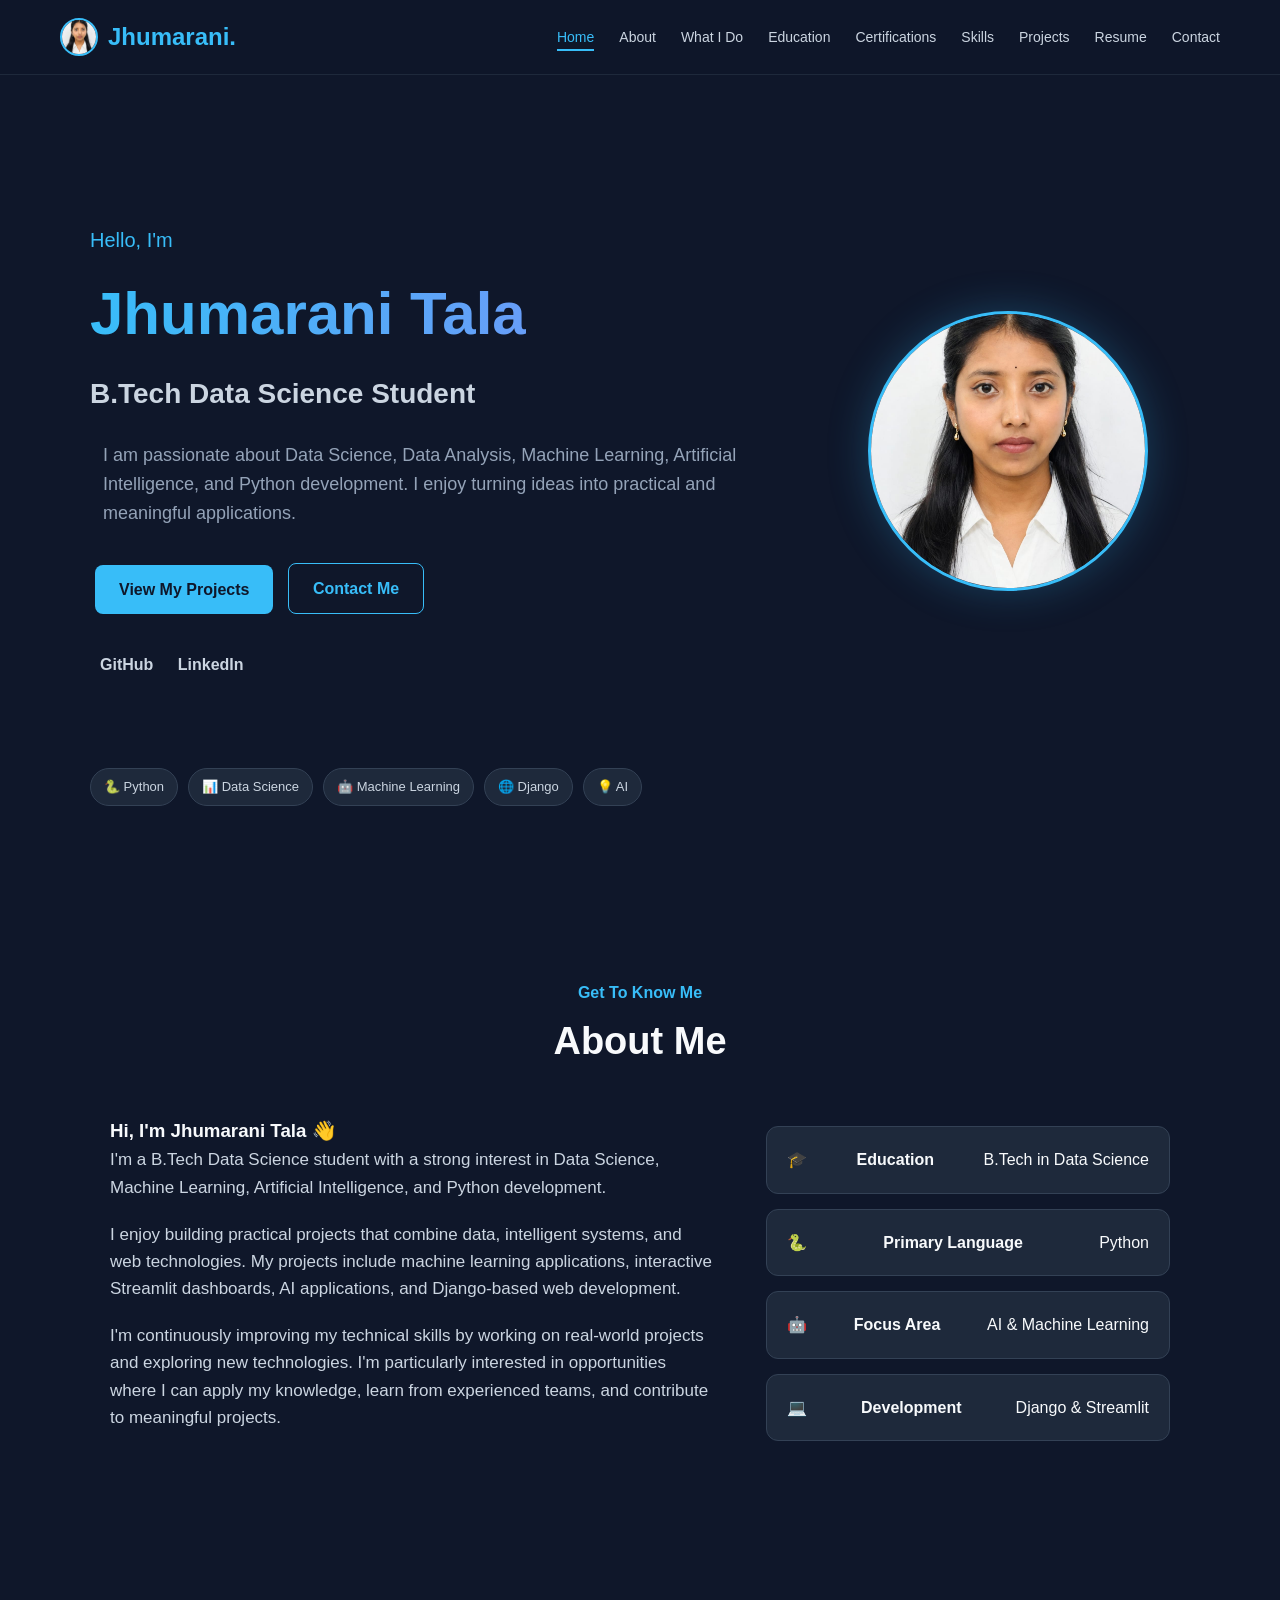
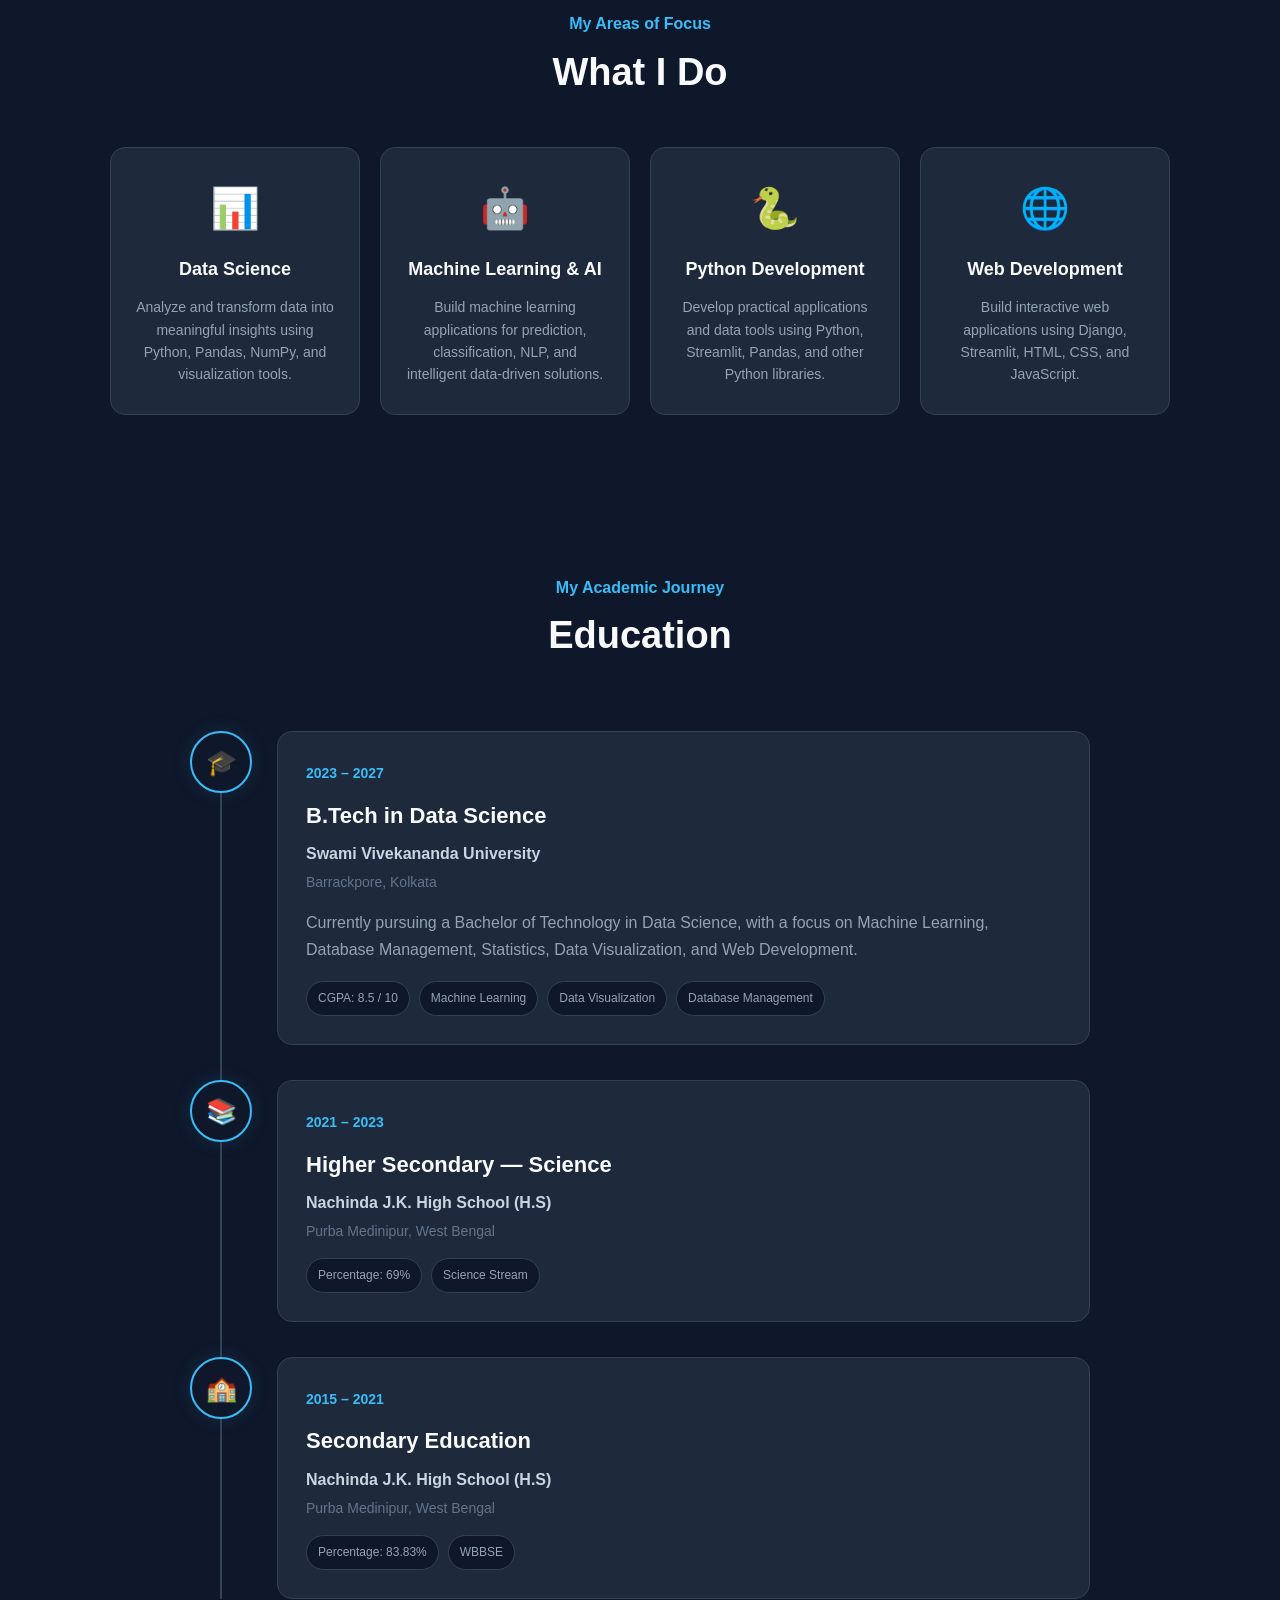
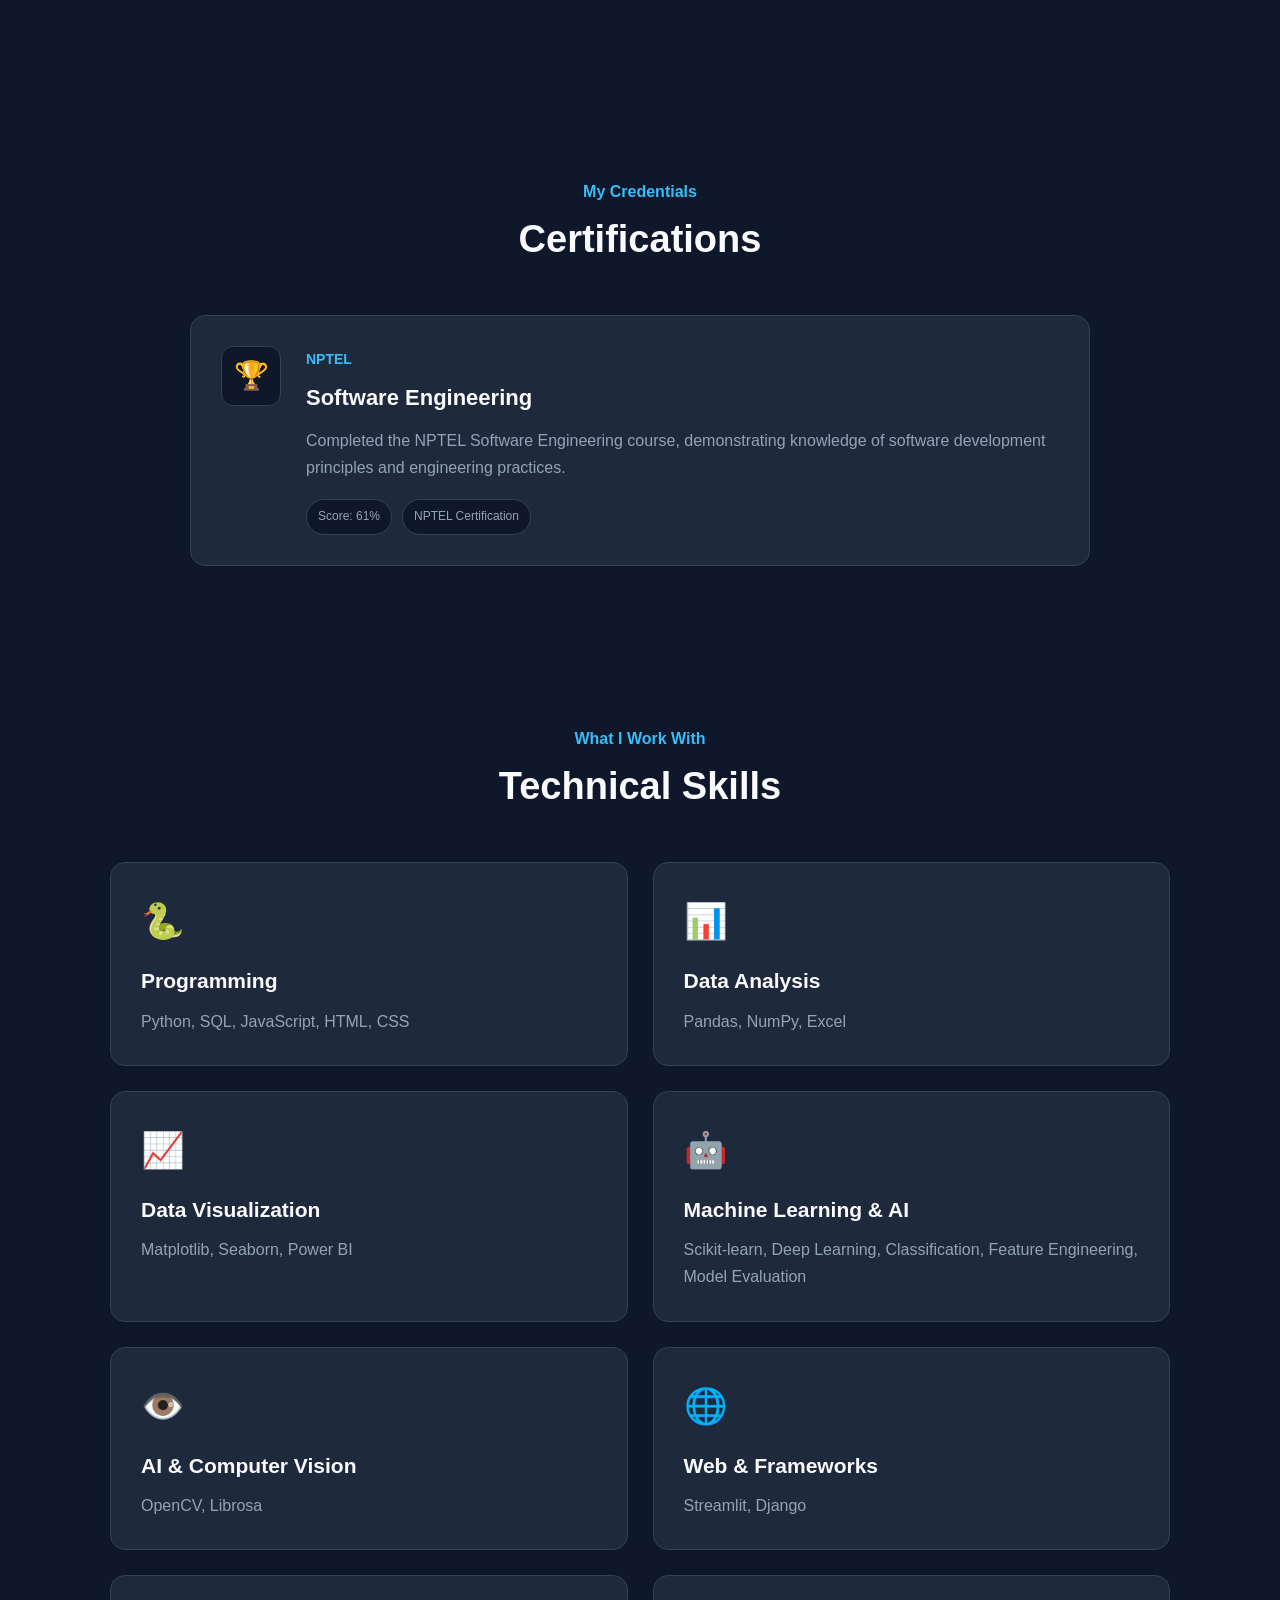
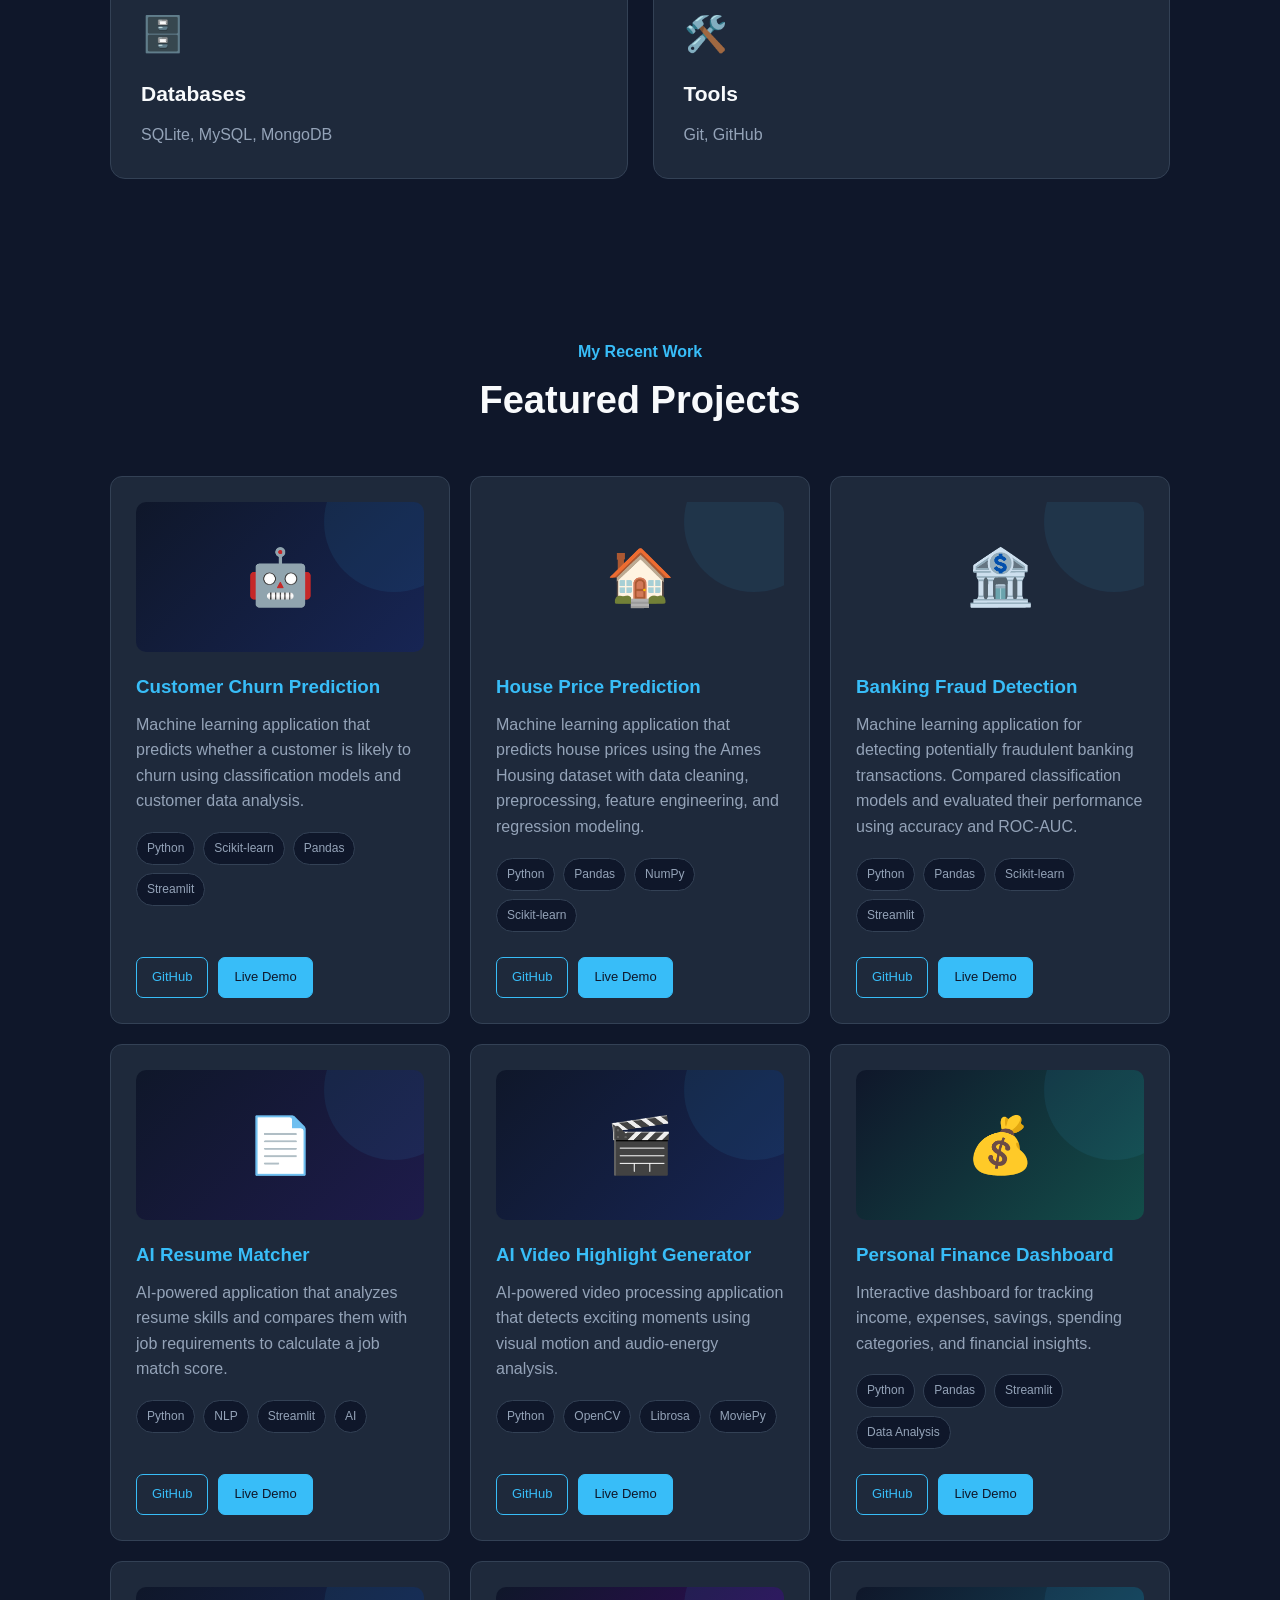
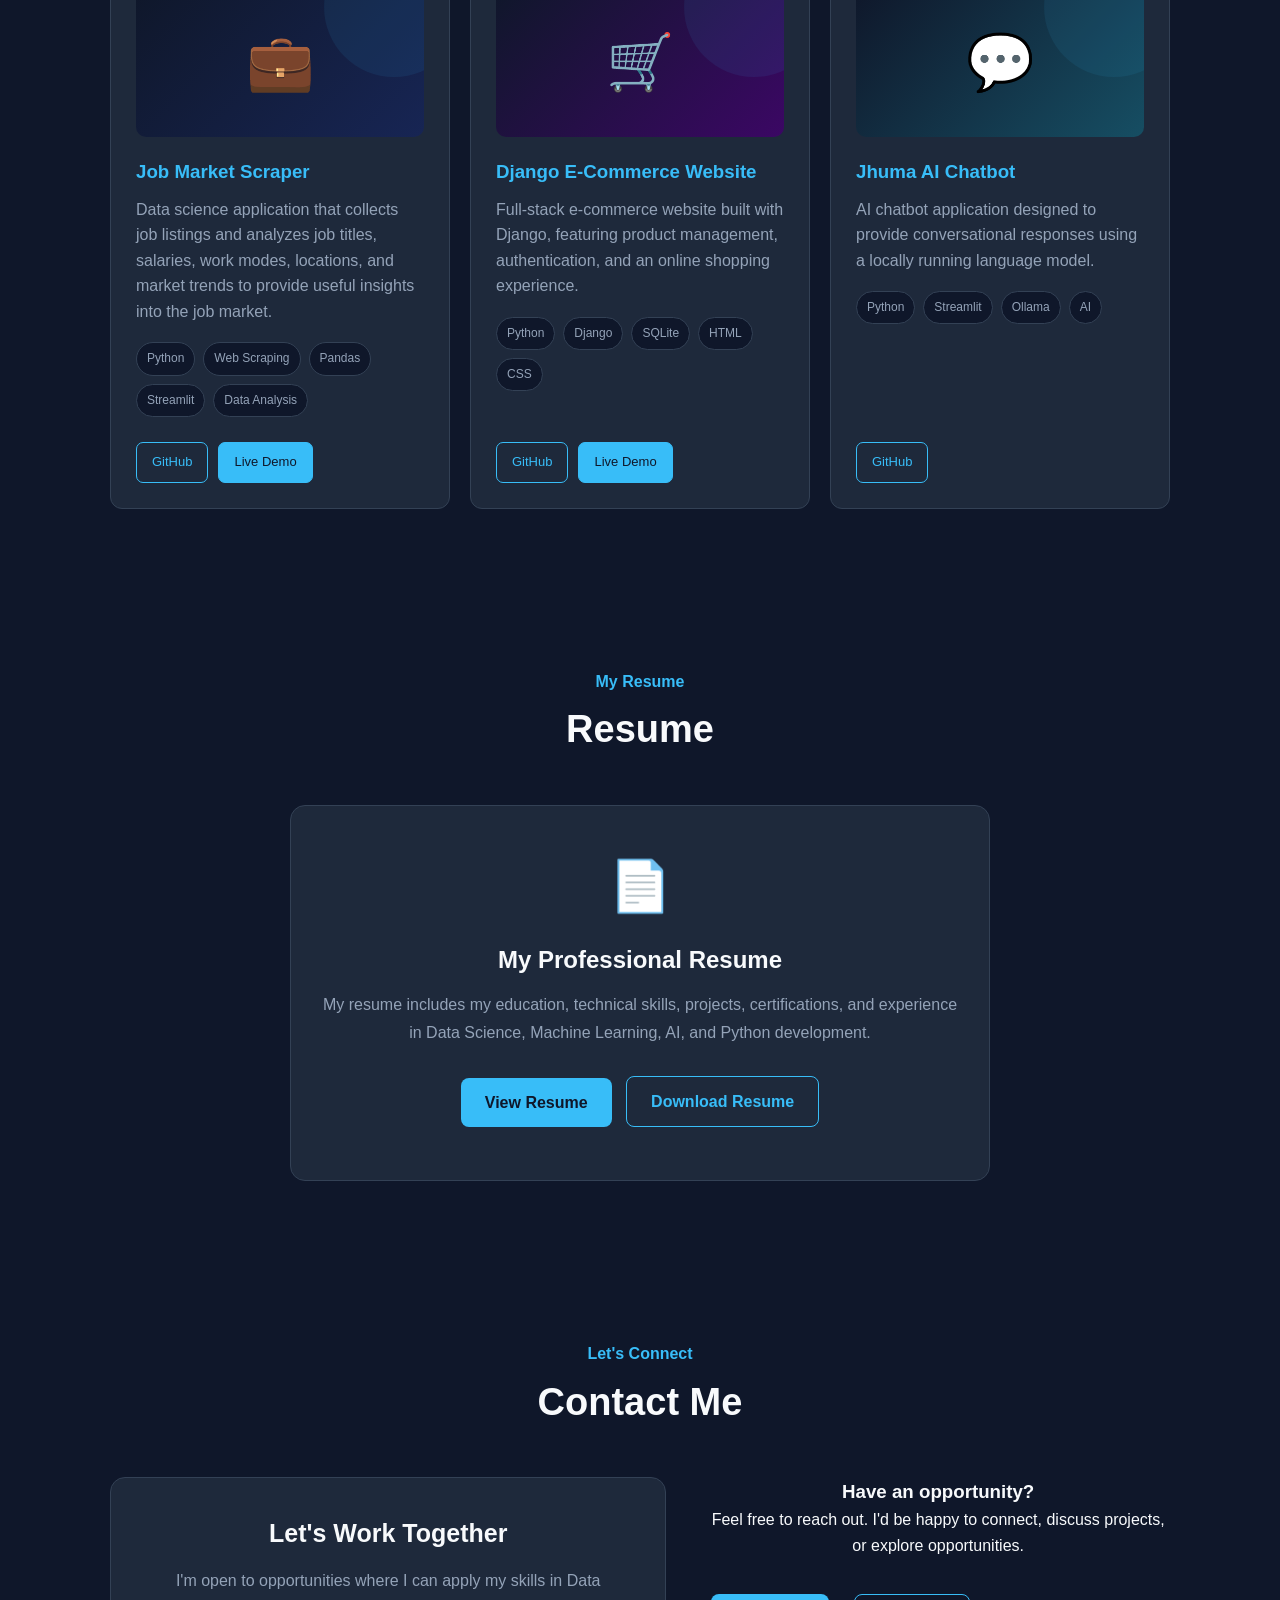
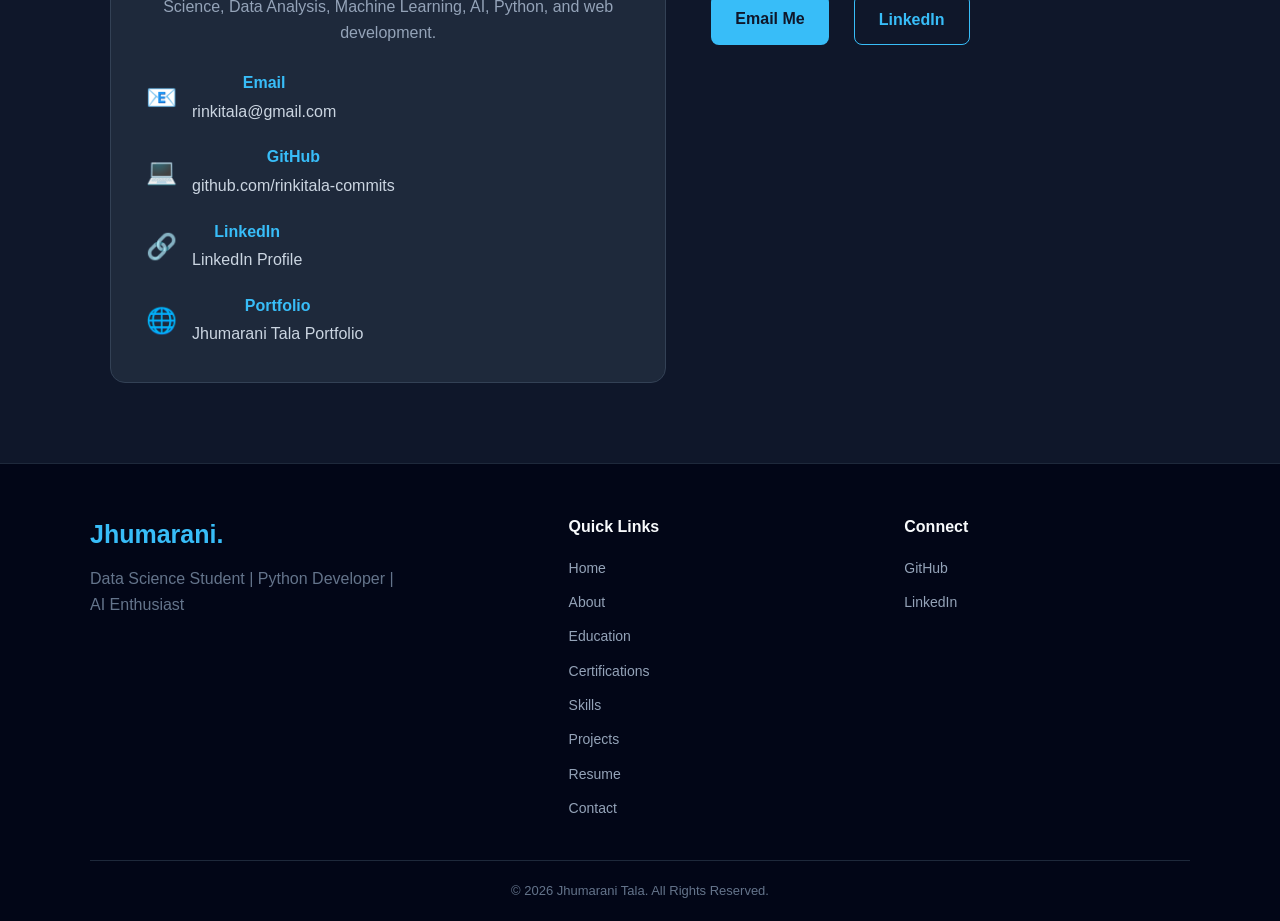
<file: index.html>
<!doctype html>
<html lang="en">
  <head>
    <meta charset="UTF-8" />

    <meta name="viewport" content="width=device-width, initial-scale=1.0" />

    <title>Jhumarani Tala | Data Science Student & Python Developer</title>

    <meta
      name="description"
      content="Portfolio of Jhumarani Tala, a B.Tech Data Science student and Python developer passionate about Data Science, Data Analytics, Machine Learning, AI, and web development."
    />

    <meta
      name="keywords"
      content="Jhumarani Tala, Data Science, Python, Machine Learning, AI, Django, Streamlit, Data Analyst"
    />

    <meta name="author" content="Jhumarani Tala" />
    <link rel="me" href="https://github.com/rinkitala-commits" />
    <link rel="me" href="https://www.linkedin.com/in/jhumarani-tala-57803a330/" />
    <!-- Social Media Preview -->

    <meta
      property="og:title"
      content="Jhumarani Tala | Data Science Student & Python Developer"
    />

    <meta
      property="og:description"
      content="Explore Jhumarani Tala's projects in Data Science, Data Analysis, Machine Learning, AI, Python, Django, and Streamlit."
    />

    <meta property="og:type" content="website" />

    <meta
      property="og:url"
      content="https://rinkitala-commits.github.io/jhumarani-portfolio/"
    />

    <link rel="stylesheet" href="style.css" />
    <link
      rel="icon"
      href="data:image/svg+xml,%3Csvg xmlns='http://www.w3.org/2000/svg' viewBox='0 0 100 100'%3E%3Crect width='100' height='100' rx='20' fill='%230f172a'/%3E%3Ctext x='50' y='65' font-size='42' text-anchor='middle' fill='%2338bdf8' font-family='Arial' font-weight='bold'%3EJT%3C/text%3E%3C/svg%3E"
    />
    <script type="application/ld+json">
    {
      "@context": "https://schema.org",
      "@type": "Person",
      "name": "Jhumarani Tala",
      "url": "https://rinkitala-commits.github.io/jhumarani-portfolio/",
      "image": "https://rinkitala-commits.github.io/jhumarani-portfolio/profile_photo.jpeg",
      "jobTitle": "Data Science Student & Python Developer",
      "sameAs": [
        "https://github.com/rinkitala-commits",
        "https://www.linkedin.com/in/jhumarani-tala-57803a330/"
      ]
    }
    </script>
  </head>

  <body>
    <!-- Navigation -->
    <header>
      <nav class="navbar">
        <a href="#home" class="logo">
          <img src="profile_photo.jpeg" alt="Jhumarani Tala" />
          <span>Jhumarani.</span>
        </a>

        <ul class="nav-links">
          <li>
            <a href="#home">Home</a>
          </li>

          <li>
            <a href="#about">About</a>
          </li>
          <li>
            <a href="#what-i-do">What I Do</a>
          </li>

          <li>
            <a href="#education">Education</a>
          </li>

          <li>
            <a href="#certifications">Certifications</a>
          </li>

          <li>
            <a href="#skills">Skills</a>
          </li>

          <li>
            <a href="#projects">Projects</a>
          </li>

          <li>
            <a href="#resume">Resume</a>
          </li>

          <li>
            <a href="#contact">Contact</a>
          </li>
        </ul>
      </nav>
    </header>

    <main>
      <!-- Home Section -->
      <section id="home" class="hero">
        <div class="hero-container">
          <div class="hero-content">
            <p class="intro">Hello, I'm</p>

            <h1>Jhumarani Tala</h1>

            <h2>B.Tech Data Science Student</h2>

            <p class="hero-description">
              I am passionate about Data Science, Data Analysis, Machine Learning, Artificial
              Intelligence, and Python development. I enjoy turning ideas into
              practical and meaningful applications.
            </p>

            <div class="hero-buttons">
              <a href="#projects" class="btn primary-btn"> View My Projects </a>

              <a href="#contact" class="btn secondary-btn"> Contact Me </a>
            </div>

            <div class="social-links">
              <a
                href="https://github.com/rinkitala-commits"
                target="_blank"
                rel="noopener noreferrer"
              >
                GitHub
              </a>

              <a
                href="https://www.linkedin.com/in/jhumarani-tala-57803a330/"
                target="_blank"
                rel="noopener noreferrer"
              >
                LinkedIn
              </a>
            </div>
          </div>
          <!-- Profile Image Area -->
          <div class="hero-image">
            <div class="profile-placeholder">
              <img src="profile_photo.jpeg" alt="Jhumarani Tala" />
            </div>
          </div>
          <div class="hero-skills">
            <span>🐍 Python</span>
            <span>📊 Data Science</span>
            <span>🤖 Machine Learning</span>
            <span>🌐 Django</span>
            <span>💡 AI</span>
          </div>
        </div>
      </section>

      <!-- About Section -->
      <section id="about" class="section">
        <div class="section-heading">
          <p class="section-subtitle">Get To Know Me</p>
          <h2>About Me</h2>
        </div>

        <div class="about-content">
          <div class="about-text">
            <h3>Hi, I'm Jhumarani Tala 👋</h3>

            <p>
              I'm a B.Tech Data Science student with a strong interest in Data
              Science, Machine Learning, Artificial Intelligence, and Python
              development.
            </p>

            <p>
              I enjoy building practical projects that combine data, intelligent
              systems, and web technologies. My projects include machine
              learning applications, interactive Streamlit dashboards, AI
              applications, and Django-based web development.
            </p>

            <p>
              I'm continuously improving my technical skills by working on
              real-world projects and exploring new technologies. I'm
              particularly interested in opportunities where I can apply my
              knowledge, learn from experienced teams, and contribute to
              meaningful projects.
            </p>
          </div>

          <div class="about-highlights">
            <div class="highlight-card">
              <span>🎓</span>
              <h4>Education</h4>
              <p>B.Tech in Data Science</p>
            </div>

            <div class="highlight-card">
              <span>🐍</span>
              <h4>Primary Language</h4>
              <p>Python</p>
            </div>

            <div class="highlight-card">
              <span>🤖</span>
              <h4>Focus Area</h4>
              <p>AI & Machine Learning</p>
            </div>

            <div class="highlight-card">
              <span>💻</span>
              <h4>Development</h4>
              <p>Django & Streamlit</p>
            </div>
          </div>
        </div>
      </section>
      <!-- What I Do Section -->
      <section id="what-i-do" class="section">
        <div class="section-heading">
          <p class="section-subtitle">My Areas of Focus</p>
          <h2>What I Do</h2>
        </div>

        <div class="services-container">
          <div class="service-card">
            <div class="service-icon">📊</div>

            <h3>Data Science</h3>

            <p>
              Analyze and transform data into meaningful insights using Python,
              Pandas, NumPy, and visualization tools.
            </p>
          </div>

          <div class="service-card">
            <div class="service-icon">🤖</div>

            <h3>Machine Learning & AI</h3>

            <p>
              Build machine learning applications for prediction,
              classification, NLP, and intelligent data-driven solutions.
            </p>
          </div>

          <div class="service-card">
            <div class="service-icon">🐍</div>

            <h3>Python Development</h3>

            <p>
              Develop practical applications and data tools using Python,
              Streamlit, Pandas, and other Python libraries.
            </p>
          </div>

          <div class="service-card">
            <div class="service-icon">🌐</div>

            <h3>Web Development</h3>

            <p>
              Build interactive web applications using Django, Streamlit, HTML,
              CSS, and JavaScript.
            </p>
          </div>
        </div>
      </section>
      <!-- Education Section -->
      <section id="education" class="section">
        <div class="section-heading">
          <p class="section-subtitle">My Academic Journey</p>
          <h2>Education</h2>
        </div>

        <div class="education-timeline">
          <!-- B.Tech -->
          <div class="education-item">
            <div class="education-dot">🎓</div>

            <div class="education-card">
              <span class="education-year"> 2023 – 2027 </span>

              <h3>B.Tech in Data Science</h3>

              <h4>Swami Vivekananda University</h4>

              <p class="education-location">Barrackpore, Kolkata</p>

              <p class="education-description">
                Currently pursuing a Bachelor of Technology in Data Science,
                with a focus on Machine Learning, Database Management,
                Statistics, Data Visualization, and Web Development.
              </p>

              <div class="education-details">
                <span>CGPA: 8.5 / 10</span>
                <span>Machine Learning</span>
                <span>Data Visualization</span>
                <span>Database Management</span>
              </div>
            </div>
          </div>

          <!-- Higher Secondary -->
          <div class="education-item">
            <div class="education-dot">📚</div>

            <div class="education-card">
              <span class="education-year"> 2021 – 2023 </span>

              <h3>Higher Secondary — Science</h3>

              <h4>Nachinda J.K. High School (H.S)</h4>

              <p class="education-location">Purba Medinipur, West Bengal</p>

              <div class="education-details">
                <span>Percentage: 69%</span>
                <span>Science Stream</span>
              </div>
            </div>
          </div>

          <!-- Secondary -->
          <div class="education-item">
            <div class="education-dot">🏫</div>

            <div class="education-card">
              <span class="education-year"> 2015 – 2021 </span>

              <h3>Secondary Education</h3>

              <h4>Nachinda J.K. High School (H.S)</h4>

              <p class="education-location">Purba Medinipur, West Bengal</p>

              <div class="education-details">
                <span>Percentage: 83.83%</span>
                <span>WBBSE</span>
              </div>
            </div>
          </div>
        </div>
      </section>
      <!-- Certifications Section -->
      <section id="certifications" class="section">
        <div class="section-heading">
          <p class="section-subtitle">My Credentials</p>
          <h2>Certifications</h2>
        </div>

        <div class="certifications-container">
          <div class="certification-card">
            <div class="certification-icon">🏆</div>

            <div class="certification-content">
              <span class="certification-provider"> NPTEL </span>

              <h3>Software Engineering</h3>

              <p>
                Completed the NPTEL Software Engineering course, demonstrating
                knowledge of software development principles and engineering
                practices.
              </p>

              <div class="certification-details">
                <span>Score: 61%</span>
                <span>NPTEL Certification</span>
              </div>
            </div>
          </div>
        </div>
      </section>

      <!-- Skills Section -->
      <section id="skills" class="section">
        <div class="section-heading">
          <p class="section-subtitle">What I Work With</p>
          <h2>Technical Skills</h2>
        </div>

        <div class="skills-container">
          <div class="skill-card">
            <span class="skill-icon">🐍</span>
            <h3>Programming</h3>
            <p>Python, SQL, JavaScript, HTML, CSS</p>
          </div>

          <div class="skill-card">
            <span class="skill-icon">📊</span>
            <h3>Data Analysis</h3>
            <p>Pandas, NumPy, Excel</p>
          </div>

          <div class="skill-card">
            <span class="skill-icon">📈</span>
            <h3>Data Visualization</h3>
            <p>Matplotlib, Seaborn, Power BI</p>
          </div>

          <div class="skill-card">
            <span class="skill-icon">🤖</span>
            <h3>Machine Learning & AI</h3>
            <p>
              Scikit-learn, Deep Learning, Classification, Feature Engineering,
              Model Evaluation
            </p>
          </div>

          <div class="skill-card">
            <span class="skill-icon">👁️</span>
            <h3>AI & Computer Vision</h3>
            <p>OpenCV, Librosa</p>
          </div>

          <div class="skill-card">
            <span class="skill-icon">🌐</span>
            <h3>Web & Frameworks</h3>
            <p>Streamlit, Django</p>
          </div>

          <div class="skill-card">
            <span class="skill-icon">🗄️</span>
            <h3>Databases</h3>
            <p>SQLite, MySQL, MongoDB</p>
          </div>

          <div class="skill-card">
            <span class="skill-icon">🛠️</span>
            <h3>Tools</h3>
            <p>Git, GitHub</p>
          </div>
        </div>
      </section>

      <!-- Projects Section -->
      <section id="projects" class="section">
        <div class="section-heading">
          <p class="section-subtitle">My Recent Work</p>
          <h2>Featured Projects</h2>
        </div>

        <div class="projects-container">
          <!-- Customer Churn Prediction -->
          <div class="project-card">
            <div class="project-image project-churn">
              <span>🤖</span>
            </div>

            <div class="project-content">
              <h3>Customer Churn Prediction</h3>

              <p>
                Machine learning application that predicts whether a customer is
                likely to churn using classification models and customer data
                analysis.
              </p>

              <div class="project-tech">
                <span>Python</span>
                <span>Scikit-learn</span>
                <span>Pandas</span>
                <span>Streamlit</span>
              </div>

              <div class="project-links">
                <a
                  href="https://github.com/rinkitala-commits/customer-churn-prediction"
                  target="_blank"
                  rel="noopener noreferrer"
                  class="project-btn"
                >
                  GitHub
                </a>

                <a
                  href="https://customer-churn-prediction-xxzbq3mo5xmriiaatfwadp.streamlit.app/"
                  target="_blank"
                  rel="noopener noreferrer"
                  class="project-btn live-btn"
                >
                  Live Demo
                </a>
              </div>
            </div>
          </div>
          <!-- House Price Prediction -->
          <div class="project-card">
            <div class="project-image project-house">
              <span>🏠</span>
            </div>

            <div class="project-content">
              <h3>House Price Prediction</h3>

              <p>
                Machine learning application that predicts house prices using
                the Ames Housing dataset with data cleaning, preprocessing,
                feature engineering, and regression modeling.
              </p>

              <div class="project-tech">
                <span>Python</span>
                <span>Pandas</span>
                <span>NumPy</span>
                <span>Scikit-learn</span>
              </div>

              <div class="project-links">
                <a
                  href="https://github.com/rinkitala-commits/house-price-prediction"
                  target="_blank"
                  rel="noopener noreferrer"
                  class="project-btn"
                >
                  GitHub
                </a>

                <a
                  href="https://house-price-prediction-flzjvyu7ntwpfuyu9pqcxz.streamlit.app"
                  target="_blank"
                  rel="noopener noreferrer"
                  class="project-btn live-btn"
                >
                  Live Demo
                </a>
              </div>
            </div>
          </div>
          <!-- Banking Fraud Detection -->
          <div class="project-card">
            <div class="project-image project-fraud">
              <span>🏦</span>
            </div>

            <div class="project-content">
              <h3>Banking Fraud Detection</h3>

              <p>
                Machine learning application for detecting potentially
                fraudulent banking transactions. Compared classification models
                and evaluated their performance using accuracy and ROC-AUC.
              </p>

              <div class="project-tech">
                <span>Python</span>
                <span>Pandas</span>
                <span>Scikit-learn</span>
                <span>Streamlit</span>
              </div>

              <div class="project-links">
                <a
                  href="https://github.com/rinkitala-commits/Banking-Fraud-Analytics.git"
                  target="_blank"
                  rel="noopener noreferrer"
                  class="project-btn"
                >
                  GitHub
                </a>

                <a
                  href="https://banking-fraud-analytics-l6eszn7dncbksgjkvrmggd.streamlit.app/"
                  target="_blank"
                  rel="noopener noreferrer"
                  class="project-btn live-btn"
                >
                  Live Demo
                </a>
              </div>
            </div>
          </div>

          <!-- AI Resume Matcher -->
          <div class="project-card">
            <div class="project-image project-resume">
              <span>📄</span>
            </div>

            <div class="project-content">
              <h3>AI Resume Matcher</h3>

              <p>
                AI-powered application that analyzes resume skills and compares
                them with job requirements to calculate a job match score.
              </p>

              <div class="project-tech">
                <span>Python</span>
                <span>NLP</span>
                <span>Streamlit</span>
                <span>AI</span>
              </div>

              <div class="project-links">
                <a
                  href="https://github.com/rinkitala-commits/ai-resume-job-matcher"
                  target="_blank"
                  rel="noopener noreferrer"
                  class="project-btn"
                >
                  GitHub
                </a>

                <a
                  href="https://ai-resume-job-matcher-alq2cazapx2fhzhonsqmrg.streamlit.app/"
                  target="_blank"
                  rel="noopener noreferrer"
                  class="project-btn live-btn"
                >
                  Live Demo
                </a>
              </div>
            </div>
          </div>

          <!-- AI Video Highlight Generator -->
          <div class="project-card">
            <div class="project-image project-video">
              <span>🎬</span>
            </div>

            <div class="project-content">
              <h3>AI Video Highlight Generator</h3>

              <p>
                AI-powered video processing application that detects exciting
                moments using visual motion and audio-energy analysis.
              </p>

              <div class="project-tech">
                <span>Python</span>
                <span>OpenCV</span>
                <span>Librosa</span>
                <span>MoviePy</span>
              </div>

              <div class="project-links">
                <a
                  href="https://github.com/rinkitala-commits/ai-video-highlight-generator"
                  target="_blank"
                  rel="noopener noreferrer"
                  class="project-btn"
                >
                  GitHub
                </a>

                <a
                  href="https://ai-video-highlight-generator-g7vjptpcuoorfk7a2cm62g.streamlit.app/"
                  target="_blank"
                  rel="noopener noreferrer"
                  class="project-btn live-btn"
                >
                  Live Demo
                </a>
              </div>
            </div>
          </div>

          <!-- Personal Finance Dashboard -->
          <div class="project-card">
            <div class="project-image project-finance">
              <span>💰</span>
            </div>

            <div class="project-content">
              <h3>Personal Finance Dashboard</h3>

              <p>
                Interactive dashboard for tracking income, expenses, savings,
                spending categories, and financial insights.
              </p>

              <div class="project-tech">
                <span>Python</span>
                <span>Pandas</span>
                <span>Streamlit</span>
                <span>Data Analysis</span>
              </div>

              <div class="project-links">
                <a
                  href="https://github.com/rinkitala-commits/personal-finance-dashboard"
                  target="_blank"
                  rel="noopener noreferrer"
                  class="project-btn"
                >
                  GitHub
                </a>

                <a
                  href="https://personal-finance-dashboard-g9njk5qduhg3ftvzuuzq8z.streamlit.app/"
                  target="_blank"
                  rel="noopener noreferrer"
                  class="project-btn live-btn"
                >
                  Live Demo
                </a>
              </div>
            </div>
          </div>
          <!-- Job Market Scraper -->
          <div class="project-card">
            <div class="project-image project-jobs">
              <span>💼</span>
            </div>

            <div class="project-content">
              <h3>Job Market Scraper</h3>

              <p>
                Data science application that collects job listings and analyzes
                job titles, salaries, work modes, locations, and market trends
                to provide useful insights into the job market.
              </p>

              <div class="project-tech">
                <span>Python</span>
                <span>Web Scraping</span>
                <span>Pandas</span>
                <span>Streamlit</span>
                <span>Data Analysis</span>
              </div>

              <div class="project-links">
                <a
                  href="https://github.com/rinkitala-commits/job-market-scraper"
                  target="_blank"
                  rel="noopener noreferrer"
                  class="project-btn"
                >
                  GitHub
                </a>

                <a
                  href="https://job-market-scraper-dyzsze39eukarbuwpkukdb.streamlit.app/"
                  target="_blank"
                  rel="noopener noreferrer"
                  class="project-btn live-btn"
                >
                  Live Demo
                </a>
              </div>
            </div>
          </div>
          <!-- Django E-Commerce -->
          <div class="project-card">
            <div class="project-image project-ecommerce">
              <span>🛒</span>
            </div>

            <div class="project-content">
              <h3>Django E-Commerce Website</h3>

              <p>
                Full-stack e-commerce website built with Django, featuring
                product management, authentication, and an online shopping
                experience.
              </p>

              <div class="project-tech">
                <span>Python</span>
                <span>Django</span>
                <span>SQLite</span>
                <span>HTML</span>
                <span>CSS</span>
              </div>

              <div class="project-links">
                <a
                  href="https://github.com/rinkitala-commits/django-ecommerce-store"
                  target="_blank"
                  rel="noopener noreferrer"
                  class="project-btn"
                >
                  GitHub
                </a>

                <a
                  href="https://django-ecommerce-store-gjr5.onrender.com/"
                  target="_blank"
                  rel="noopener noreferrer"
                  class="project-btn live-btn"
                >
                  Live Demo
                </a>
              </div>
            </div>
          </div>

          <!-- Jhuma AI -->
          <div class="project-card">
            <div class="project-image project-chatbot">
              <span>💬</span>
            </div>

            <div class="project-content">
              <h3>Jhuma AI Chatbot</h3>

              <p>
                AI chatbot application designed to provide conversational
                responses using a locally running language model.
              </p>

              <div class="project-tech">
                <span>Python</span>
                <span>Streamlit</span>
                <span>Ollama</span>
                <span>AI</span>
              </div>

              <div class="project-links">
                <a
                  href="https://github.com/rinkitala-commits/jhuma-ai-chatbot"
                  target="_blank"
                  rel="noopener noreferrer"
                  class="project-btn"
                >
                  GitHub
                </a>
              </div>
            </div>
          </div>
        </div>
      </section>
      <!-- Resume Section -->
      <section id="resume" class="section">
        <div class="section-heading">
          <p class="section-subtitle">My Resume</p>
          <h2>Resume</h2>
        </div>

        <div class="resume-content">
          <div class="resume-icon">📄</div>

          <h3>My Professional Resume</h3>

          <p>
            My resume includes my education, technical skills, projects,
            certifications, and experience in Data Science, Machine Learning,
            AI, and Python development.
          </p>

          <div class="resume-actions">
            <a
              href="resume.pdf"
              target="_blank"
              rel="noopener noreferrer"
              class="btn primary-btn"
            >
              View Resume
            </a>

            <a
              href="resume.pdf"
              download="Jhumarani_Tala_Resume.pdf"
              class="btn secondary-btn"
            >
              Download Resume
            </a>
          </div>
        </div>
      </section>

      <!-- Contact Section -->
      <section id="contact" class="section">
        <div class="section-heading">
          <p class="section-subtitle">Let's Connect</p>
          <h2>Contact Me</h2>
        </div>

        <div class="contact-content">
          <div class="contact-info">
            <h3>Let's Work Together</h3>

            <p>
              I'm open to opportunities where I can apply my skills in Data
              Science, Data Analysis, Machine Learning, AI, Python, and web development.
            </p>

            <div class="contact-item">
              <span>📧</span>

              <div>
                <strong>Email</strong>

                <p>
                  <a href="mailto:YOUR_EMAIL@gmail.com">
                    rinkitala@gmail.com
                  </a>
                </p>
              </div>
            </div>

            <div class="contact-item">
              <span>💻</span>

              <div>
                <strong>GitHub</strong>

                <p>
                  <a
                    href="https://github.com/rinkitala-commits"
                    target="_blank"
                    rel="noopener noreferrer"
                  >
                    github.com/rinkitala-commits
                  </a>
                </p>
              </div>
            </div>

            <div class="contact-item">
              <span>🔗</span>

              <div>
                <strong>LinkedIn</strong>

                <p>
                  <a
                    href="https://www.linkedin.com/in/jhumarani-tala-57803a330/"
                    target="_blank"
                    rel="noopener noreferrer"
                  >
                    LinkedIn Profile
                  </a>
                </p>
              </div>
            </div>
            <div class="contact-item">
              <span>🌐</span>
            
              <div>
                <strong>Portfolio</strong>
            
                <p>
                  <a
                    href="https://rinkitala-commits.github.io/jhumarani-portfolio/"
                    target="_blank"
                    rel="noopener noreferrer"
                  >
                    Jhumarani Tala Portfolio
                  </a>
                </p>
              </div>
            </div>
          </div>

          <div class="contact-message">
            <h3>Have an opportunity?</h3>

            <p>
              Feel free to reach out. I'd be happy to connect, discuss projects,
              or explore opportunities.
            </p>

            <div class="contact-buttons">
              <a href="mailto:YOUR_EMAIL@gmail.com" class="btn primary-btn">
                Email Me
              </a>

              <a
                href="https://www.linkedin.com/in/jhumarani-tala-57803a330/"
                target="_blank"
                rel="noopener noreferrer"
                class="btn secondary-btn"
              >
                LinkedIn
              </a>
            </div>
          </div>
        </div>
      </section>
    </main>

    <!-- Footer -->
    <footer>
      <div class="footer-content">
        <div class="footer-brand">
          <a href="#home" class="footer-logo"> Jhumarani. </a>

          <p>Data Science Student | Python Developer | AI Enthusiast</p>
        </div>

        <div class="footer-links">
          <h4>Quick Links</h4>

          <a href="#home">Home</a>
          <a href="#about">About</a>
          <a href="#education">Education</a>
          <a href="#certifications">Certifications</a>
          <a href="#skills">Skills</a>
          <a href="#projects">Projects</a>
          <a href="#resume">Resume</a>
          <a href="#contact">Contact</a>
        </div>

        <div class="footer-social">
          <h4>Connect</h4>

          <a
            href="https://github.com/rinkitala-commits"
            target="_blank"
            rel="noopener noreferrer"
          >
            GitHub
          </a>

          <a
            href="https://www.linkedin.com/in/jhumarani-tala-57803a330/"
            target="_blank"
            rel="noopener noreferrer"
          >
            LinkedIn
          </a>
        </div>
      </div>

      <div class="footer-bottom">
        <p>© 2026 Jhumarani Tala. All Rights Reserved.</p>
      </div>
    </footer>

    <script src="script.js"></script>
    <!-- Scroll To Top Button -->
    <button id="scrollTopBtn" class="scroll-top-btn" aria-label="Scroll to top">
      ↑
    </button>
  </body>
</html>
</file>
<file: style.css>
/* ================================
   Smooth Scrolling
================================ */

html {
  scroll-behavior: smooth;
}
section {
  scroll-margin-top: 90px;
}
/* ================================
   General Styles
================================ */

* {
  margin: 0;
  padding: 0;
  box-sizing: border-box;
}

html {
  scroll-behavior: smooth;
}

body {
  font-family: Arial, sans-serif;
  line-height: 1.6;
  background: #0f172a;
  color: #f8fafc;
}
/* ================================
   Navigation
================================ */

header {
  position: fixed;
  top: 0;
  left: 0;
  width: 100%;

  background: rgba(15, 23, 42, 0.9);

  backdrop-filter: blur(10px);
  -webkit-backdrop-filter: blur(10px);

  border-bottom: 1px solid #1e293b;

  z-index: 1000;
}

.navbar {
  max-width: 1200px;
  margin: auto;
  padding: 18px 20px;

  display: flex;
  justify-content: space-between;
  align-items: center;
}

.logo {
  display: flex;
  align-items: center;
  gap: 10px;

  color: #38bdf8;
  text-decoration: none;
  font-size: 24px;
  font-weight: bold;
}

.logo img {
  width: 38px;
  height: 38px;

  object-fit: cover;
  border-radius: 50%;

  border: 2px solid #38bdf8;
}

.nav-links {
  display: flex;
  align-items: center;

  list-style: none;

  gap: 25px;

  margin: 0;
  padding: 0;
}

.nav-links li {
  list-style: none;
  margin: 0;
  padding: 0;
}

.nav-links a {
  position: relative;

  color: #cbd5e1;
  text-decoration: none;

  font-size: 14px;
  font-weight: 500;

  transition: color 0.3s ease;
}

.nav-links a::after {
  content: "";

  position: absolute;
  left: 0;
  bottom: -6px;

  width: 0;
  height: 2px;

  background: #38bdf8;

  transition: width 0.3s ease;
}

.nav-links a:hover {
  color: #38bdf8;
}

.nav-links a:hover::after {
  width: 100%;
}

/* Mobile Navigation */

@media (max-width: 768px) {
  .hero-image {
    margin-top: 80px;
  }
  .navbar {
    flex-direction: column;
    gap: 15px;
    padding: 15px 20px;
  }

  .nav-links {
    width: 100%;
    justify-content: center;
    flex-wrap: wrap;
    gap: 12px 18px;
  }

  .nav-links a {
    font-size: 13px;
  }
}

/* ================================
   Hero
================================ */

.hero {
  min-height: 100vh;
  display: flex;
  align-items: center;
  justify-content: center;
  text-align: center;
  padding: 180px 20px 50px;
}

.hero-content {
  max-width: 800px;
}

.intro {
  color: #38bdf8;
  font-size: 20px;
}

.hero h1 {
  font-size: 60px;
  margin: 10px 0;
}

.hero h2 {
  font-size: 28px;
  color: #cbd5e1;
}

.hero-description {
  margin: 25px auto;
  max-width: 650px;
  color: #94a3b8;
  font-size: 18px;
}

/* ================================
   Buttons
================================ */

.hero-buttons {
  margin-top: 30px;
}

.btn {
  display: inline-block;
  padding: 12px 24px;
  margin: 5px;
  border-radius: 8px;
  text-decoration: none;
  font-weight: bold;
}

.primary-btn {
  background: #38bdf8;
  color: #0f172a;
}

.secondary-btn {
  border: 1px solid #38bdf8;
  color: #38bdf8;
}

/* ================================
   Sections
================================ */

.section {
  max-width: 1100px;
  margin: auto;
  padding: 80px 20px;
}

.section > h2 {
  text-align: center;
  font-size: 36px;
  margin-bottom: 40px;
}

/* ================================
   Skills
================================ */

.skills-container {
  display: grid;
  grid-template-columns: repeat(2, 1fr);
  gap: 20px;
}

.skill-card {
  background: #1e293b;
  padding: 25px;
  border-radius: 12px;
}

.skill-card h3 {
  color: #38bdf8;
  margin-bottom: 10px;
}

/* ================================
   Projects
================================ */

.projects-container {
  display: grid;
  grid-template-columns: repeat(3, 1fr);
  gap: 20px;
}

.project-card {
  background: #1e293b;
  padding: 25px;
  border-radius: 12px;
  transition: transform 0.3s;
}

.project-card:hover {
  transform: translateY(-8px);
}

.project-card h3 {
  color: #38bdf8;
  margin-bottom: 10px;
}

/* ================================
   Contact
================================ */

#contact {
  text-align: center;
}

.contact-links {
  margin-top: 25px;
}

.contact-links a {
  display: inline-block;
  margin: 10px;
  color: #38bdf8;
  text-decoration: none;
}

/* ================================
   Footer
================================ */

footer {
  background: #020617;
  border-top: 1px solid #1e293b;
  padding: 50px 20px 20px;
}

.footer-content {
  max-width: 1100px;
  margin: auto;

  display: grid;
  grid-template-columns: 1.5fr 1fr 1fr;
  gap: 50px;
}

.footer-logo {
  color: #38bdf8;
  text-decoration: none;

  font-size: 25px;
  font-weight: bold;
}

.footer-brand p {
  color: #64748b;
  margin-top: 12px;
  max-width: 320px;
  line-height: 1.6;
}

.footer-links,
.footer-social {
  display: flex;
  flex-direction: column;
  gap: 12px;
}

.footer-links h4,
.footer-social h4 {
  color: #f8fafc;
  margin-bottom: 5px;
  font-size: 16px;
}

.footer-links a,
.footer-social a {
  color: #94a3b8;
  text-decoration: none;

  font-size: 14px;

  transition:
    color 0.3s ease,
    transform 0.3s ease;
}

.footer-links a:hover,
.footer-social a:hover {
  color: #38bdf8;
  transform: translateX(3px);
}

.footer-bottom {
  max-width: 1100px;
  margin: 40px auto 0;

  padding-top: 20px;

  border-top: 1px solid #1e293b;

  text-align: center;
}

.footer-bottom p {
  color: #64748b;
  font-size: 13px;
}

/* Footer Mobile */

@media (max-width: 768px) {
  .footer-content {
    grid-template-columns: 1fr;
    text-align: center;
    gap: 35px;
  }

  .footer-brand p {
    max-width: none;
  }

  .footer-links,
  .footer-social {
    align-items: center;
  }
}

/* ================================
   Mobile Responsive
================================ */

@media (max-width: 768px) {
  .nav-links {
    gap: 10px;
  }

  .hero h1 {
    font-size: 42px;
  }

  .hero h2 {
    font-size: 22px;
  }

  .skills-container,
  .projects-container {
    grid-template-columns: 1fr;
  }
}

/* ================================
   Hero Improvements
================================ */

.hero-content {
  animation: fadeIn 1s ease-in-out;
}

.hero h1 {
  background: linear-gradient(90deg, #38bdf8, #818cf8);

  background-clip: text;
  -webkit-background-clip: text;

  -webkit-text-fill-color: transparent;
  color: transparent;
}

.social-links {
  margin-top: 25px;
}

.social-links a {
  display: inline-block;
  margin: 0 10px;
  color: #cbd5e1;
  text-decoration: none;
  font-weight: bold;
  transition: 0.3s;
}

.social-links a:hover {
  color: #38bdf8;
}

@keyframes fadeIn {
  from {
    opacity: 0;
    transform: translateY(25px);
  }

  to {
    opacity: 1;
    transform: translateY(0);
  }
}

/* ================================
   About Section
================================ */

.section-heading {
  text-align: center;
  margin-bottom: 45px;
}

.section-subtitle {
  color: #38bdf8;
  font-size: 16px;
  font-weight: bold;
  margin-bottom: 5px;
}

.section-heading h2 {
  font-size: 38px;
}

.about-content {
  display: grid;
  grid-template-columns: 1.5fr 1fr;
  gap: 50px;
  align-items: center;
}

.about-text p {
  color: #cbd5e1;
  font-size: 17px;
  margin-bottom: 20px;
}

.about-highlights {
  display: grid;
  grid-template-columns: 1fr;
  gap: 15px;
}

.highlight-card {
  background: #1e293b;
  padding: 20px;
  border-radius: 12px;
  display: flex;
  align-items: center;
  justify-content: space-between;
  border: 1px solid #334155;
}

.highlight-number {
  color: #38bdf8;
  font-size: 30px;
  font-weight: bold;
}

.highlight-label {
  color: #cbd5e1;
  font-size: 16px;
}

/* About responsive */

@media (max-width: 768px) {
  .about-content {
    grid-template-columns: 1fr;
    gap: 30px;
  }
}
/* ================================
   Skills Section
================================ */

.skills-container {
  display: grid;
  grid-template-columns: repeat(2, 1fr);
  gap: 25px;
}

.skill-card {
  background: #1e293b;
  padding: 30px;
  border-radius: 15px;
  border: 1px solid #334155;
  transition:
    transform 0.3s ease,
    border-color 0.3s ease;
}

.skill-card:hover {
  transform: translateY(-8px);
  border-color: #38bdf8;
}

.skill-icon {
  font-size: 32px;
  margin-bottom: 15px;
}

.skill-card h3 {
  color: #f8fafc;
  font-size: 21px;
  margin-bottom: 18px;
}

.skill-tags {
  display: flex;
  flex-wrap: wrap;
  gap: 10px;
}

.skill-tags span {
  background: #0f172a;
  color: #cbd5e1;
  padding: 7px 12px;
  border-radius: 20px;
  font-size: 14px;
  border: 1px solid #334155;
}

.skill-tags span:hover {
  color: #38bdf8;
  border-color: #38bdf8;
}

/* Skills responsive */

@media (max-width: 768px) {
  .skills-container {
    grid-template-columns: 1fr;
  }
}
/* ================================
   Projects
================================ */

.projects-container {
  display: grid;
  grid-template-columns: repeat(3, 1fr);
  gap: 20px;
}

.project-card {
  background: #1e293b;
  padding: 25px;
  border-radius: 12px;

  border: 1px solid #334155;

  transition:
    transform 0.3s ease,
    border-color 0.3s ease,
    box-shadow 0.3s ease;
}

.project-card:hover {
  transform: translateY(-8px);
  border-color: #38bdf8;
  box-shadow: 0 15px 35px rgba(0, 0, 0, 0.25);
}

.project-card h3 {
  color: #38bdf8;
  margin-bottom: 10px;
}

.project-card p {
  color: #94a3b8;
  line-height: 1.6;
  margin-bottom: 18px;
}

/* Project image */

.project-image {
  height: 150px;

  display: flex;
  align-items: center;
  justify-content: center;

  border-radius: 10px;
  margin-bottom: 20px;

  font-size: 55px;
}

.project-churn {
  background: linear-gradient(135deg, #0f172a, #172554);
}

.project-resume {
  background: linear-gradient(135deg, #0f172a, #1e1b4b);
}

.project-video {
  background: linear-gradient(135deg, #0f172a, #312e81);
}

.project-finance {
  background: linear-gradient(135deg, #0f172a, #164e63);
}

.project-jobs {
  background: linear-gradient(135deg, #0f172a, #172554);
}

.project-ecommerce {
  background: linear-gradient(135deg, #0f172a, #134e4a);
}

.project-chatbot {
  background: linear-gradient(135deg, #0f172a, #3b0764);
}

/* Project technologies */

.project-tech {
  display: flex;
  flex-wrap: wrap;
  gap: 8px;

  margin-bottom: 20px;
}

.project-tech span {
  padding: 6px 10px;

  background: #0f172a;
  border: 1px solid #334155;
  border-radius: 20px;

  color: #94a3b8;
  font-size: 12px;
}

/* Project buttons */

.project-links {
  display: flex;
  flex-wrap: wrap;
  gap: 10px;
}

.project-btn {
  display: inline-block;

  padding: 9px 15px;

  border: 1px solid #38bdf8;
  border-radius: 7px;

  color: #38bdf8;
  text-decoration: none;

  font-size: 13px;

  transition:
    background 0.3s ease,
    color 0.3s ease,
    transform 0.3s ease;
}

.project-btn:hover {
  background: #38bdf8;
  color: #0f172a;
  transform: translateY(-2px);
}

.live-btn {
  background: #38bdf8;
  color: #0f172a;
}

.live-btn:hover {
  background: transparent;
  color: #38bdf8;
}

/* ================================
   Projects Responsive
================================ */

@media (max-width: 1000px) {
  .projects-container {
    grid-template-columns: repeat(2, 1fr);
  }
}

@media (max-width: 768px) {
  .projects-container {
    grid-template-columns: 1fr;
  }

  .project-card {
    padding: 20px;
  }
}

/* ================================
   Resume Section
================================ */

.resume-section {
  text-align: center;
}

.resume-content {
  max-width: 650px;
  margin: auto;
  padding: 45px 30px;
  background: #1e293b;
  border: 1px solid #334155;
  border-radius: 15px;
}

.resume-icon {
  font-size: 55px;
  margin-bottom: 20px;
}

.resume-content h3 {
  font-size: 25px;
  margin-bottom: 15px;
}

.resume-content p {
  color: #94a3b8;
  margin-bottom: 25px;
}
/* ================================
   Contact Section
================================ */

.contact-content {
  display: grid;
  grid-template-columns: 1.2fr 1fr;
  gap: 40px;
  align-items: stretch;
}

.contact-info,
.contact-card {
  background: #1e293b;
  border: 1px solid #334155;
  border-radius: 15px;
  padding: 35px;
}

.contact-info h3,
.contact-card h3 {
  font-size: 25px;
  margin-bottom: 15px;
}

.contact-info > p,
.contact-card > p {
  color: #94a3b8;
  margin-bottom: 25px;
}

.contact-item {
  display: flex;
  align-items: center;
  gap: 15px;
  margin-top: 20px;
}

.contact-item > span {
  font-size: 25px;
}

.contact-item strong {
  color: #38bdf8;
}

.contact-item p {
  color: #cbd5e1;
  margin-top: 3px;
}

.contact-buttons {
  display: flex;
  gap: 15px;
  margin-top: 30px;
}

.contact-btn {
  padding: 11px 20px;
  border: 1px solid #38bdf8;
  border-radius: 8px;
  color: #38bdf8;
  text-decoration: none;
  transition: 0.3s;
}

.contact-btn:hover {
  background: #38bdf8;
  color: #0f172a;
}

/* Contact responsive */

@media (max-width: 768px) {
  .navbar {
    padding: 15px;
  }

  .logo {
    font-size: 20px;
  }

  .nav-links {
    gap: 12px;
  }

  .nav-links a {
    font-size: 12px;
  }

  .hero h1 {
    font-size: 42px;
  }

  .hero h2 {
    font-size: 22px;
  }

  .skills-container,
  .projects-container {
    grid-template-columns: 1fr;
  }

  .about-content {
    grid-template-columns: 1fr;
    gap: 30px;
  }

  .contact-content {
    grid-template-columns: 1fr;
  }

  .contact-buttons {
    flex-wrap: wrap;
  }
}
/* ================================
   Scroll Reveal Animation
================================ */

.hidden {
  opacity: 0;
  transform: translateY(30px);
  transition:
    opacity 0.7s ease,
    transform 0.7s ease;
}

.show {
  opacity: 1;
  transform: translateY(0);
}
.project-status {
  display: inline-block;
  padding: 9px 16px;
  border: 1px solid #475569;
  border-radius: 7px;
  color: #94a3b8;
  font-size: 14px;
}
.contact-item a {
  color: #cbd5e1;
  text-decoration: none;
  transition: color 0.3s ease;
}

.contact-item a:hover {
  color: #38bdf8;
}
/* ================================
   Hero Two-Column Layout
================================ */

.hero-container {
  width: 100%;
  max-width: 1100px;
  display: grid;
  grid-template-columns: 1.3fr 0.7fr;
  align-items: center;
  gap: 60px;
}

.hero-content {
  text-align: left;
}

.hero-image {
  display: flex;
  justify-content: center;
  align-items: center;
}

.profile-placeholder {
  width: 280px;
  height: 280px;
  border-radius: 50%;
  display: flex;
  align-items: center;
  justify-content: center;

  background: linear-gradient(135deg, #1e293b, #0f172a);

  border: 3px solid #38bdf8;

  box-shadow: 0 0 40px rgba(56, 189, 248, 0.25);

  animation: profileFloat 4s ease-in-out infinite;
}
.profile-placeholder img {
  width: 100%;
  height: 100%;
  object-fit: cover;
  border-radius: 50%;
  display: block;
}
.profile-placeholder span {
  font-size: 70px;
  font-weight: bold;
  color: #38bdf8;
}

@keyframes profileFloat {
  0%,
  100% {
    transform: translateY(0);
  }

  50% {
    transform: translateY(-12px);
  }
}

/* Hero responsive */

@media (max-width: 768px) {
  .hero-container {
    grid-template-columns: 1fr;
    text-align: center;
    gap: 40px;
  }

  .hero-content {
    text-align: center;
  }

  .hero-image {
    order: -1;
  }

  .profile-placeholder {
    width: 200px;
    height: 200px;
  }

  .profile-placeholder span {
    font-size: 50px;
  }
}
/* ================================
   Project Visual Styles
================================ */

.project-image {
  position: relative;
  overflow: hidden;
}

.project-image::before {
  content: "";
  position: absolute;
  width: 140px;
  height: 140px;
  border-radius: 50%;
  background: rgba(56, 189, 248, 0.08);
  top: -50px;
  right: -40px;
}

.project-image span {
  position: relative;
  z-index: 1;
  transition: transform 0.3s ease;
}

.project-card:hover .project-image span {
  transform: scale(1.15);
}

/* Project accent backgrounds */

.project-churn {
  background: linear-gradient(135deg, #0f172a, #172554);
}

.project-resume {
  background: linear-gradient(135deg, #0f172a, #1e1b4b);
}

.project-video {
  background: linear-gradient(135deg, #0f172a, #172554);
}

.project-finance {
  background: linear-gradient(135deg, #0f172a, #134e4a);
}

.project-ecommerce {
  background: linear-gradient(135deg, #0f172a, #3b0764);
}

.project-chatbot {
  background: linear-gradient(135deg, #0f172a, #164e63);
}
.project-card {
  display: flex;
  flex-direction: column;
  height: 100%;
}

.project-content {
  display: flex;
  flex-direction: column;
  flex: 1;
}

.project-links {
  margin-top: auto;
  padding-top: 5px;
}
/* ================================
   Hero Skills
================================ */

.hero-skills {
  display: flex;
  flex-wrap: wrap;
  gap: 10px;
  margin-top: 30px;
}

.hero-skills span {
  padding: 8px 13px;
  background: #1e293b;
  border: 1px solid #334155;
  border-radius: 20px;
  color: #cbd5e1;
  font-size: 13px;
  transition: 0.3s ease;
}

.hero-skills span:hover {
  border-color: #38bdf8;
  color: #38bdf8;
  transform: translateY(-2px);
}

@media (max-width: 768px) {
  .hero-skills {
    justify-content: center;
  }
}
/* ================================
   Mobile Improvements
================================ */

@media (max-width: 768px) {
  body {
    overflow-x: hidden;
  }

  .section {
    padding: 80px 20px;
  }

  .section-heading h2 {
    font-size: 32px;
  }

  .section-subtitle {
    font-size: 13px;
  }

  .hero {
    min-height: auto;
    padding: 130px 20px 80px;
  }

  .hero h1 {
    font-size: 38px;
    line-height: 1.15;
  }

  .hero h2 {
    font-size: 20px;
  }

  .hero-description {
    font-size: 15px;
    line-height: 1.7;
  }

  .hero-buttons {
    justify-content: center;
    flex-wrap: wrap;
  }

  .btn {
    padding: 11px 18px;
  }

  .profile-placeholder {
    width: 190px;
    height: 190px;
  }

  .profile-placeholder span {
    font-size: 48px;
  }

  .projects-container {
    gap: 25px;
  }

  .project-card {
    width: 100%;
  }

  .project-content {
    padding: 22px;
  }

  .project-links {
    flex-wrap: wrap;
  }

  .project-btn {
    font-size: 13px;
  }
}
/* ================================
   Button Hover Effects
================================ */

.btn,
.project-btn,
.contact-btn {
  position: relative;
  overflow: hidden;
  transition:
    transform 0.3s ease,
    box-shadow 0.3s ease,
    background 0.3s ease;
}

.btn:hover,
.project-btn:hover,
.contact-btn:hover {
  transform: translateY(-3px);
  box-shadow: 0 8px 20px rgba(0, 0, 0, 0.25);
}

.primary-btn:hover {
  box-shadow: 0 8px 25px rgba(56, 189, 248, 0.25);
}

.live-btn:hover {
  box-shadow: 0 8px 25px rgba(56, 189, 248, 0.2);
}
/* ================================
   Scroll To Top Button
================================ */

#scrollTopBtn {
  position: fixed;
  right: 25px;
  bottom: 25px;

  width: 45px;
  height: 45px;

  border: 1px solid #38bdf8;
  border-radius: 50%;

  background: #0f172a;
  color: #38bdf8;

  font-size: 22px;
  cursor: pointer;

  opacity: 0;
  visibility: hidden;

  transform: translateY(15px);

  transition:
    opacity 0.3s ease,
    visibility 0.3s ease,
    transform 0.3s ease,
    background 0.3s ease;

  z-index: 999;
}

#scrollTopBtn.show {
  opacity: 1;
  visibility: visible;
  transform: translateY(0);
}

#scrollTopBtn:hover {
  background: #38bdf8;
  color: #0f172a;
}
/* ================================
   Skills
================================ */

.skill-card {
  transition:
    transform 0.3s ease,
    border-color 0.3s ease,
    box-shadow 0.3s ease;
}

.skill-card:hover {
  transform: translateY(-7px);
  border-color: #38bdf8;
  box-shadow: 0 12px 30px rgba(0, 0, 0, 0.2);
}

.skill-icon {
  display: block;
  font-size: 35px;
  margin-bottom: 15px;
}

.skill-card h3 {
  margin-bottom: 10px;
}

.skill-card p {
  color: #94a3b8;
  line-height: 1.7;
}
/* ================================
   Education Timeline
================================ */

.education-timeline {
  position: relative;
  max-width: 900px;
  margin: 0 auto;
  padding: 20px 0;
}

/* Timeline vertical line */

.education-timeline::before {
  content: "";
  position: absolute;
  left: 30px;
  top: 20px;
  bottom: 20px;
  width: 2px;
  background: #334155;
}

/* Individual timeline item */

.education-item {
  position: relative;
  display: flex;
  gap: 25px;
  margin-bottom: 35px;
}

.education-item:last-child {
  margin-bottom: 0;
}

/* Timeline dot */

.education-dot {
  position: relative;
  z-index: 2;

  width: 62px;
  height: 62px;
  flex-shrink: 0;

  display: flex;
  align-items: center;
  justify-content: center;

  background: #0f172a;
  border: 2px solid #38bdf8;
  border-radius: 50%;

  font-size: 25px;

  box-shadow: 0 0 20px rgba(56, 189, 248, 0.12);
}

/* Education card */

.education-card {
  flex: 1;

  padding: 28px;

  background: #1e293b;
  border: 1px solid #334155;
  border-radius: 15px;

  transition:
    transform 0.3s ease,
    border-color 0.3s ease,
    box-shadow 0.3s ease;
}

.education-card:hover {
  transform: translateY(-5px);
  border-color: #38bdf8;
  box-shadow: 0 12px 30px rgba(0, 0, 0, 0.2);
}

/* Year */

.education-year {
  display: inline-block;

  margin-bottom: 8px;

  color: #38bdf8;
  font-size: 14px;
  font-weight: 600;
}

/* Education title */

.education-card h3 {
  margin: 5px 0 8px;
  font-size: 22px;
  color: #f8fafc;
}

.education-card h4 {
  margin-bottom: 5px;
  color: #cbd5e1;
  font-size: 16px;
}

.education-location {
  margin-bottom: 15px;
  color: #64748b;
  font-size: 14px;
}

/* Description */

.education-description {
  color: #94a3b8;
  line-height: 1.7;
  margin-bottom: 18px;
}

/* Details */

.education-details {
  display: flex;
  flex-wrap: wrap;
  gap: 9px;
}

.education-details span {
  padding: 7px 11px;

  background: #0f172a;
  border: 1px solid #334155;
  border-radius: 20px;

  color: #94a3b8;
  font-size: 12px;
}

/* Mobile */

@media (max-width: 768px) {
  .education-timeline {
    padding-left: 0;
  }

  .education-timeline::before {
    left: 24px;
  }

  .education-item {
    gap: 18px;
  }

  .education-dot {
    width: 50px;
    height: 50px;
    font-size: 20px;
  }

  .education-card {
    padding: 22px;
  }

  .education-card h3 {
    font-size: 19px;
  }
}
/* ================================
   Certifications
================================ */

.certifications-container {
  max-width: 900px;
  margin: 0 auto;
}

.certification-card {
  display: flex;
  gap: 25px;
  padding: 30px;

  background: #1e293b;
  border: 1px solid #334155;
  border-radius: 15px;

  transition:
    transform 0.3s ease,
    border-color 0.3s ease,
    box-shadow 0.3s ease;
}

.certification-card:hover {
  transform: translateY(-5px);
  border-color: #38bdf8;
  box-shadow: 0 12px 30px rgba(0, 0, 0, 0.2);
}

.certification-icon {
  width: 60px;
  height: 60px;
  flex-shrink: 0;

  display: flex;
  align-items: center;
  justify-content: center;

  background: #0f172a;
  border: 1px solid #334155;
  border-radius: 12px;

  font-size: 28px;
}

.certification-provider {
  color: #38bdf8;
  font-size: 14px;
  font-weight: 600;
}

.certification-content h3 {
  margin: 8px 0 12px;
  font-size: 22px;
}

.certification-content p {
  color: #94a3b8;
  line-height: 1.7;
  margin-bottom: 18px;
}

.certification-details {
  display: flex;
  flex-wrap: wrap;
  gap: 10px;
}

.certification-details span {
  padding: 7px 11px;

  background: #0f172a;
  border: 1px solid #334155;
  border-radius: 20px;

  color: #94a3b8;
  font-size: 12px;
}

@media (max-width: 768px) {
  .certification-card {
    flex-direction: column;
    padding: 25px;
  }

  .certification-icon {
    width: 50px;
    height: 50px;
    font-size: 23px;
  }
}

/* ================================
   Active Navigation Link
================================ */

.nav-links a.active {
  color: #38bdf8;
}

.nav-links a.active::after {
  width: 100%;
}
/* ================================
   Resume
================================ */

.resume-content {
  max-width: 700px;
  margin: 0 auto;
  padding: 40px 30px;

  text-align: center;

  background: #1e293b;
  border: 1px solid #334155;
  border-radius: 15px;

  transition:
    transform 0.3s ease,
    border-color 0.3s ease;
}

.resume-content:hover {
  transform: translateY(-5px);
  border-color: #38bdf8;
}

.resume-icon {
  font-size: 50px;
  margin-bottom: 15px;
}

.resume-content h3 {
  font-size: 24px;
  margin-bottom: 12px;
}

.resume-content > p {
  color: #94a3b8;
  line-height: 1.7;
  margin-bottom: 25px;
}

.resume-status {
  display: inline-block;

  padding: 10px 18px;

  border: 1px solid #475569;
  border-radius: 8px;

  color: #94a3b8;
  font-size: 14px;
}
/* ================================
   What I Do
================================ */

.services-container {
  display: grid;
  grid-template-columns: repeat(4, 1fr);
  gap: 20px;
}

.service-card {
  padding: 28px 22px;

  background: #1e293b;
  border: 1px solid #334155;
  border-radius: 15px;

  text-align: center;

  transition:
    transform 0.3s ease,
    border-color 0.3s ease,
    box-shadow 0.3s ease;
}

.service-card:hover {
  transform: translateY(-7px);
  border-color: #38bdf8;
  box-shadow: 0 12px 30px rgba(0, 0, 0, 0.2);
}

.service-icon {
  font-size: 40px;
  margin-bottom: 15px;
}

.service-card h3 {
  color: #f8fafc;
  margin-bottom: 12px;
  font-size: 18px;
}

.service-card p {
  color: #94a3b8;
  line-height: 1.6;
  font-size: 14px;
}

/* Responsive */

@media (max-width: 1000px) {
  .services-container {
    grid-template-columns: repeat(2, 1fr);
  }
}

@media (max-width: 768px) {
  .services-container {
    grid-template-columns: 1fr;
  }
}
/* ================================
   Scroll To Top
================================ */

.scroll-top-btn {
  position: fixed;
  right: 25px;
  bottom: 25px;

  width: 45px;
  height: 45px;

  display: flex;
  align-items: center;
  justify-content: center;

  border: none;
  border-radius: 50%;

  background: #38bdf8;
  color: #0f172a;

  font-size: 22px;
  font-weight: bold;

  cursor: pointer;

  opacity: 0;
  visibility: hidden;

  transform: translateY(10px);

  transition:
    opacity 0.3s ease,
    visibility 0.3s ease,
    transform 0.3s ease;
}

.scroll-top-btn.show {
  opacity: 1;
  visibility: visible;
  transform: translateY(0);
}

.scroll-top-btn:hover {
  transform: translateY(-3px);
}

/* Mobile */

@media (max-width: 768px) {
  .scroll-top-btn {
    right: 18px;
    bottom: 18px;

    width: 40px;
    height: 40px;

    font-size: 19px;
  }
}
</file>
